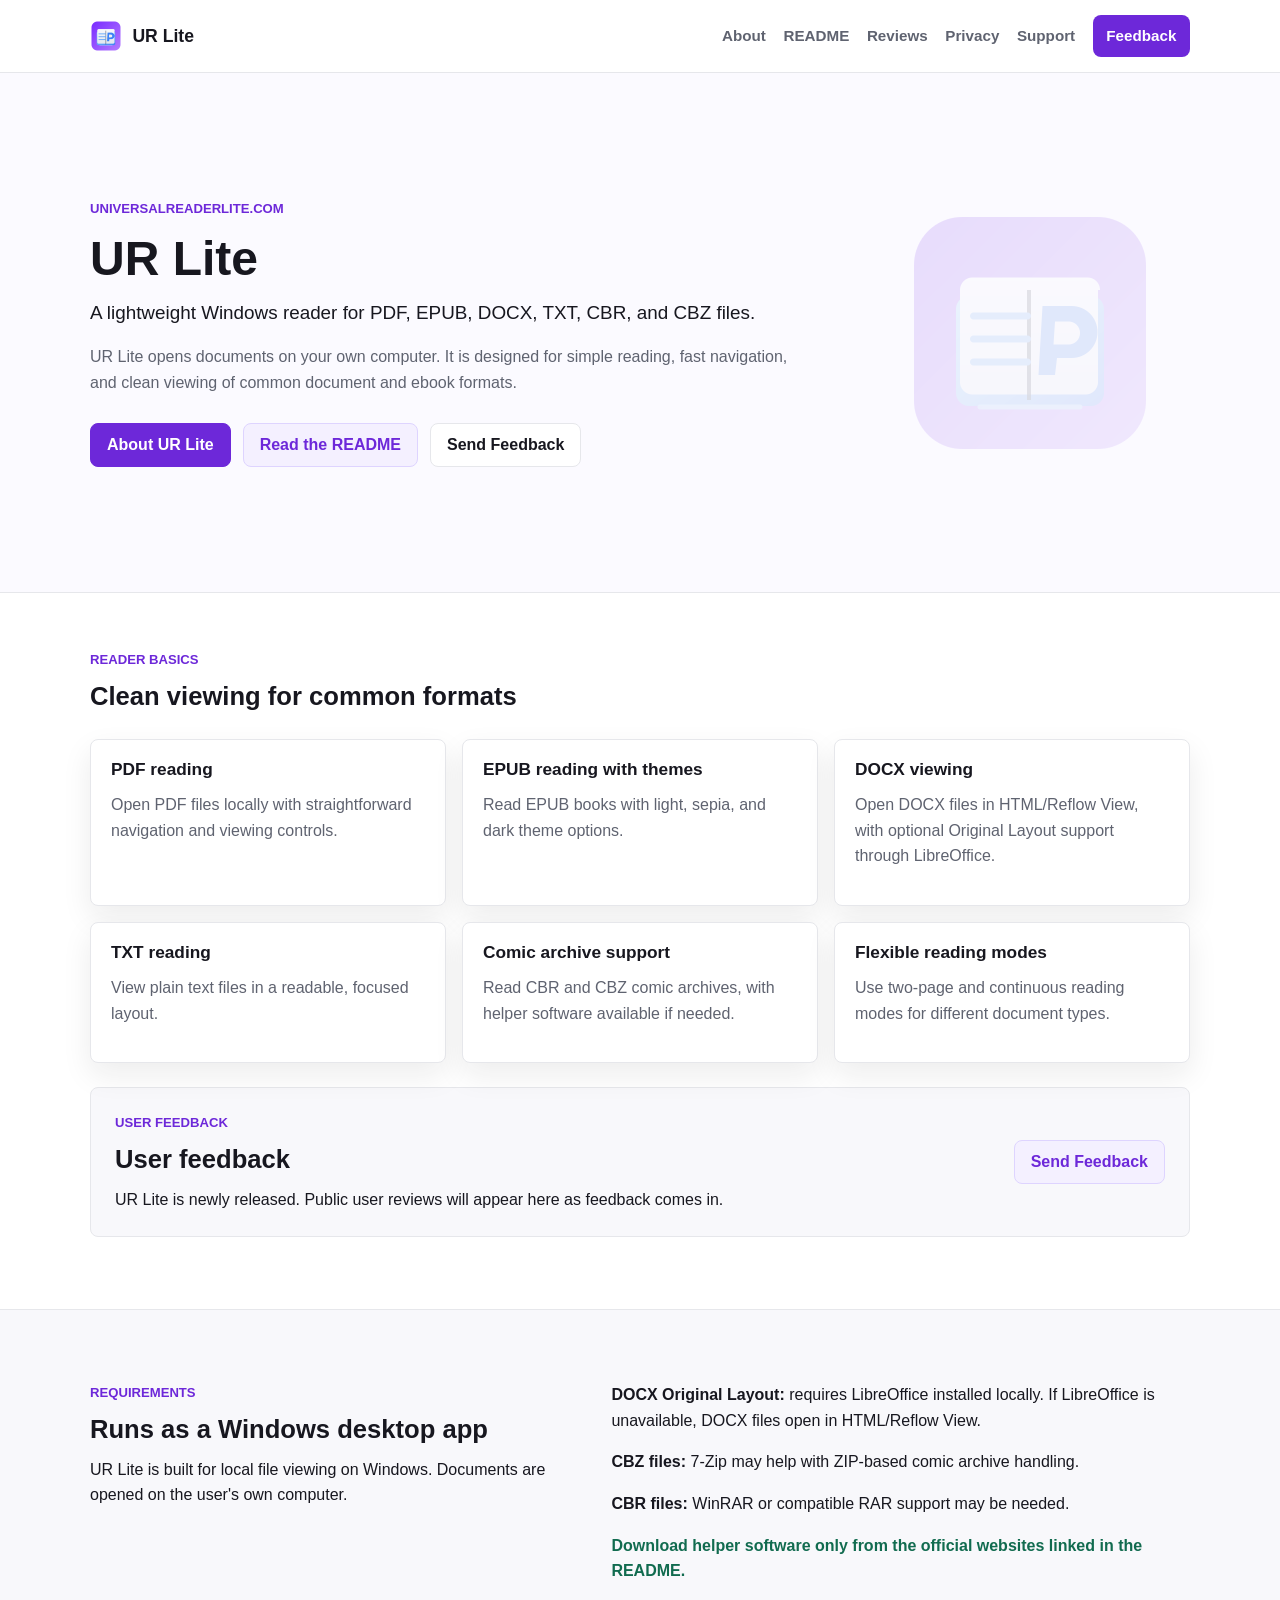
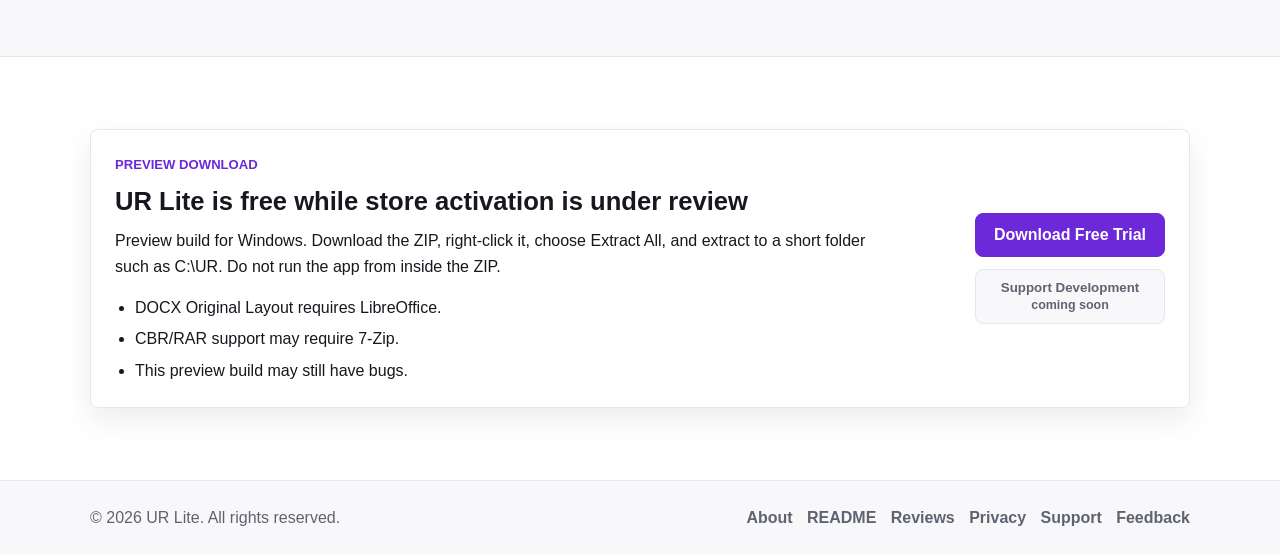
<file: index.html>
<!doctype html>
<html lang="en">
<head>
  <meta charset="utf-8">
  <meta name="viewport" content="width=device-width, initial-scale=1">
  <title>UR Lite | Lightweight Windows Reader</title>
  <meta name="description" content="UR Lite is a lightweight Windows reader for PDF, EPUB, DOCX, TXT, CBR, and CBZ files.">
  <link rel="stylesheet" href="assets/css/style.css">
</head>
<body>
  <header class="site-header">
    <div class="container header-inner">
      <a class="brand" href="index.html" aria-label="UR Lite home">
        <img src="assets/icons/ur_lite_256.png" alt="" class="brand-mark" width="32" height="32">
        <span>UR Lite</span>
      </a>
      <button class="nav-toggle" type="button" aria-label="Open navigation" aria-expanded="false" aria-controls="site-nav">
        <span></span>
        <span></span>
        <span></span>
      </button>
      <nav id="site-nav" class="site-nav" aria-label="Main navigation">
        <a href="about.html">About</a>
        <a href="readme.html">README</a>
        <a href="reviews.html">Reviews</a>
        <a href="privacy.html">Privacy</a>
        <a href="support.html">Support</a>
        <a class="nav-cta" href="feedback.html">Feedback</a>
      </nav>
    </div>
  </header>

  <main>
    <section class="hero">
      <div class="container hero-content">
        <img class="hero-watermark" src="assets/icons/ur_lite_512.png" alt="" width="256" height="256">
        <p class="eyebrow">universalreaderlite.com</p>
        <h1>UR Lite</h1>
        <p class="lead">A lightweight Windows reader for PDF, EPUB, DOCX, TXT, CBR, and CBZ files.</p>
        <p class="hero-copy">UR Lite opens documents on your own computer. It is designed for simple reading, fast navigation, and clean viewing of common document and ebook formats.</p>
        <div class="button-row">
          <a class="button button-primary" href="about.html">About UR Lite</a>
          <a class="button button-secondary" href="readme.html">Read the README</a>
          <a class="button button-ghost" href="feedback.html">Send Feedback</a>
        </div>
      </div>
    </section>

    <section class="section section-tight" aria-labelledby="features-title">
      <div class="container">
        <div class="section-heading">
          <p class="eyebrow">Reader basics</p>
          <h2 id="features-title">Clean viewing for common formats</h2>
        </div>
        <div class="card-grid">
          <article class="card">
            <h3>PDF reading</h3>
            <p>Open PDF files locally with straightforward navigation and viewing controls.</p>
          </article>
          <article class="card">
            <h3>EPUB reading with themes</h3>
            <p>Read EPUB books with light, sepia, and dark theme options.</p>
          </article>
          <article class="card">
            <h3>DOCX viewing</h3>
            <p>Open DOCX files in HTML/Reflow View, with optional Original Layout support through LibreOffice.</p>
          </article>
          <article class="card">
            <h3>TXT reading</h3>
            <p>View plain text files in a readable, focused layout.</p>
          </article>
          <article class="card">
            <h3>Comic archive support</h3>
            <p>Read CBR and CBZ comic archives, with helper software available if needed.</p>
          </article>
          <article class="card">
            <h3>Flexible reading modes</h3>
            <p>Use two-page and continuous reading modes for different document types.</p>
          </article>
        </div>
        <section class="feedback-panel" aria-labelledby="user-feedback-title">
          <div>
            <p class="eyebrow">User feedback</p>
            <h2 id="user-feedback-title">User feedback</h2>
            <p>UR Lite is newly released. Public user reviews will appear here as feedback comes in.</p>
          </div>
          <a class="button button-secondary" href="feedback.html">Send Feedback</a>
        </section>
      </div>
    </section>

    <section class="section section-muted" aria-labelledby="requirements-title">
      <div class="container two-column">
        <div>
          <p class="eyebrow">Requirements</p>
          <h2 id="requirements-title">Runs as a Windows desktop app</h2>
          <p>UR Lite is built for local file viewing on Windows. Documents are opened on the user's own computer.</p>
        </div>
        <div class="plain-list">
          <p><strong>DOCX Original Layout:</strong> requires LibreOffice installed locally. If LibreOffice is unavailable, DOCX files open in HTML/Reflow View.</p>
          <p><strong>CBZ files:</strong> 7-Zip may help with ZIP-based comic archive handling.</p>
          <p><strong>CBR files:</strong> WinRAR or compatible RAR support may be needed.</p>
          <p class="note">Download helper software only from the official websites linked in the README.</p>
        </div>
      </div>
    </section>

    <section class="section" aria-labelledby="purchase-title">
      <div class="container purchase-panel">
        <div class="purchase-copy">
          <p class="eyebrow">Preview Download</p>
          <h2 id="purchase-title">UR Lite is free while store activation is under review</h2>
          <p>Preview build for Windows. Download the ZIP, right-click it, choose Extract All, and extract to a short folder such as C:\UR. Do not run the app from inside the ZIP.</p>
          <ul class="preview-notes">
            <li>DOCX Original Layout requires LibreOffice.</li>
            <li>CBR/RAR support may require 7-Zip.</li>
            <li>This preview build may still have bugs.</li>
          </ul>
        </div>
        <div class="purchase-actions">
          <a class="button button-primary button-large" href="https://github.com/URLite198911/ur-lite-website/releases/download/v0.2-Preview/UR_Lite_v0.2_Preview_Windows.zip">Download Free Trial</a>
          <button class="button button-secondary button-large button-stacked button-disabled" type="button" disabled>
            <span>Support Development</span>
            <span class="button-subtext">coming soon</span>
          </button>
        </div>
      </div>
    </section>
  </main>

  <footer class="site-footer">
    <div class="container footer-inner">
      <p>&copy; 2026 UR Lite. All rights reserved.</p>
      <nav aria-label="Footer navigation">
        <a href="about.html">About</a>
        <a href="readme.html">README</a>
        <a href="reviews.html">Reviews</a>
        <a href="privacy.html">Privacy</a>
        <a href="support.html">Support</a>
        <a href="feedback.html">Feedback</a>
      </nav>
    </div>
  </footer>

  <script src="assets/js/main.js"></script>
</body>
</html>
</file>
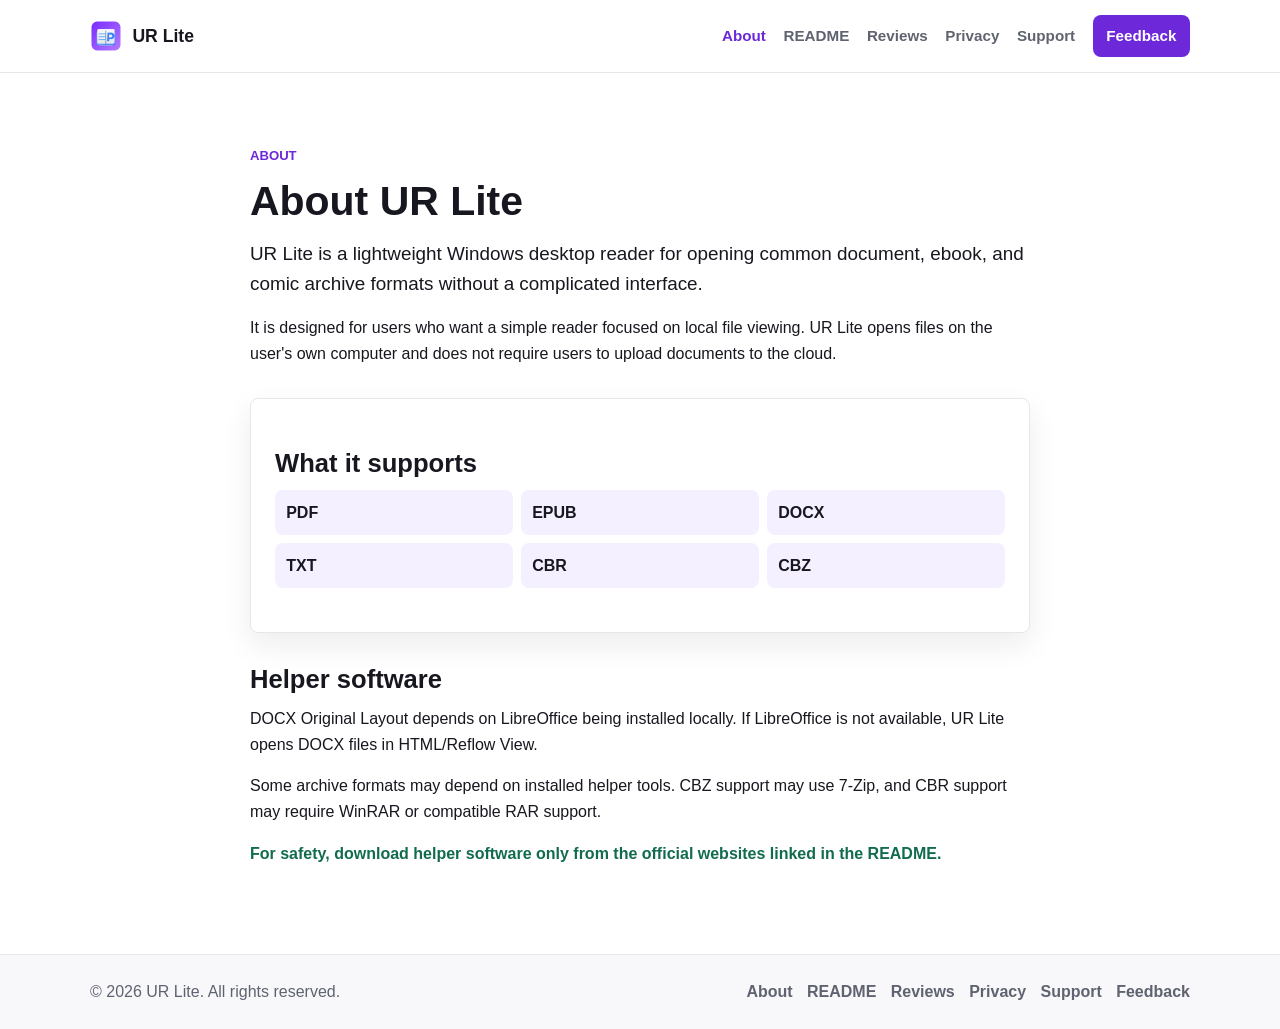
<file: about.html>
<!doctype html>
<html lang="en">
<head>
  <meta charset="utf-8">
  <meta name="viewport" content="width=device-width, initial-scale=1">
  <title>About UR Lite</title>
  <meta name="description" content="Plain-language overview of UR Lite, a lightweight local Windows reader.">
  <link rel="stylesheet" href="assets/css/style.css">
</head>
<body>
  <header class="site-header">
    <div class="container header-inner">
      <a class="brand" href="index.html" aria-label="UR Lite home">
        <img src="assets/icons/ur_lite_256.png" alt="" class="brand-mark" width="32" height="32">
        <span>UR Lite</span>
      </a>
      <button class="nav-toggle" type="button" aria-label="Open navigation" aria-expanded="false" aria-controls="site-nav">
        <span></span>
        <span></span>
        <span></span>
      </button>
      <nav id="site-nav" class="site-nav" aria-label="Main navigation">
        <a href="about.html" aria-current="page">About</a>
        <a href="readme.html">README</a>
        <a href="reviews.html">Reviews</a>
        <a href="privacy.html">Privacy</a>
        <a href="support.html">Support</a>
        <a class="nav-cta" href="feedback.html">Feedback</a>
      </nav>
    </div>
  </header>

  <main class="page-main">
    <section class="section">
      <div class="container content-narrow">
        <p class="eyebrow">About</p>
        <h1>About UR Lite</h1>
        <p class="lead">UR Lite is a lightweight Windows desktop reader for opening common document, ebook, and comic archive formats without a complicated interface.</p>

        <p>It is designed for users who want a simple reader focused on local file viewing. UR Lite opens files on the user's own computer and does not require users to upload documents to the cloud.</p>

        <div class="info-panel">
          <h2>What it supports</h2>
          <ul class="check-list">
            <li>PDF</li>
            <li>EPUB</li>
            <li>DOCX</li>
            <li>TXT</li>
            <li>CBR</li>
            <li>CBZ</li>
          </ul>
        </div>

        <h2>Helper software</h2>
        <p>DOCX Original Layout depends on LibreOffice being installed locally. If LibreOffice is not available, UR Lite opens DOCX files in HTML/Reflow View.</p>
        <p>Some archive formats may depend on installed helper tools. CBZ support may use 7-Zip, and CBR support may require WinRAR or compatible RAR support.</p>
        <p class="note">For safety, download helper software only from the official websites linked in the README.</p>
      </div>
    </section>
  </main>

  <footer class="site-footer">
    <div class="container footer-inner">
      <p>&copy; 2026 UR Lite. All rights reserved.</p>
      <nav aria-label="Footer navigation">
        <a href="about.html">About</a>
        <a href="readme.html">README</a>
        <a href="reviews.html">Reviews</a>
        <a href="privacy.html">Privacy</a>
        <a href="support.html">Support</a>
        <a href="feedback.html">Feedback</a>
      </nav>
    </div>
  </footer>

  <script src="assets/js/main.js"></script>
</body>
</html>
</file>
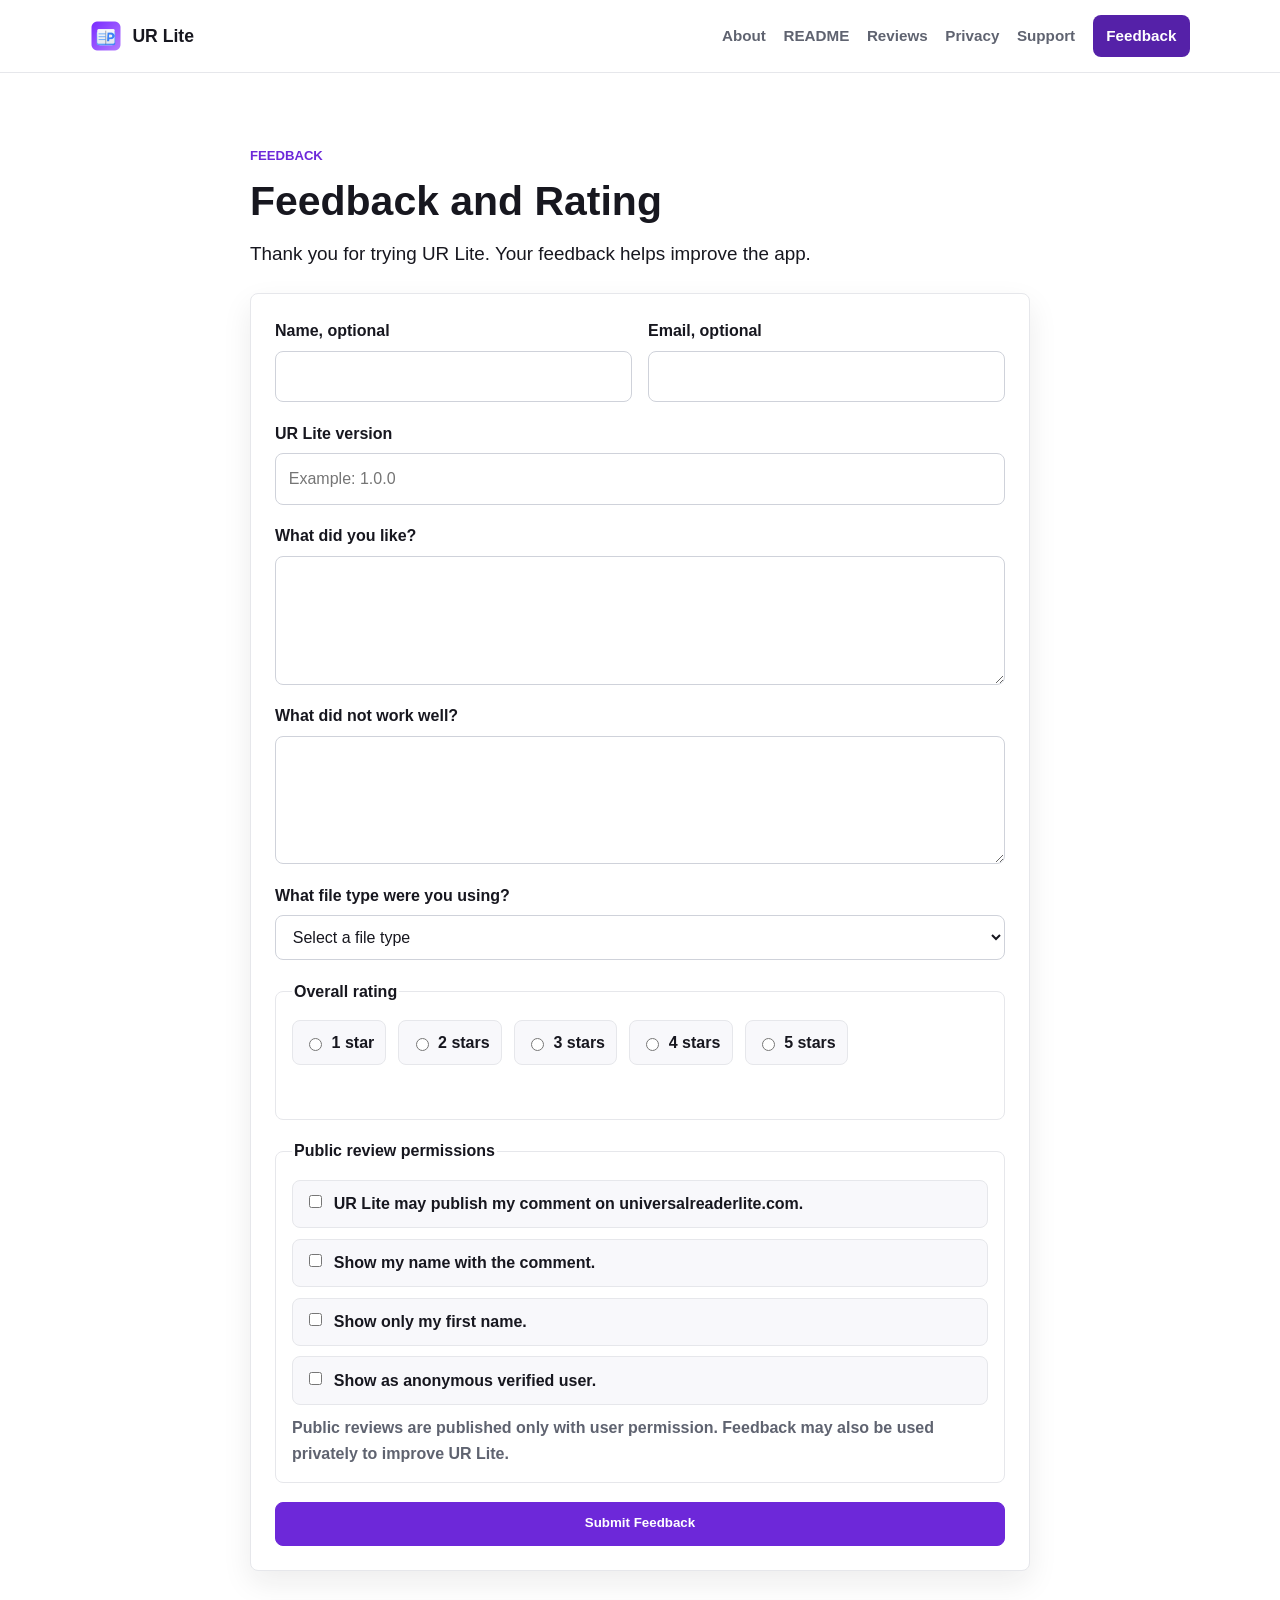
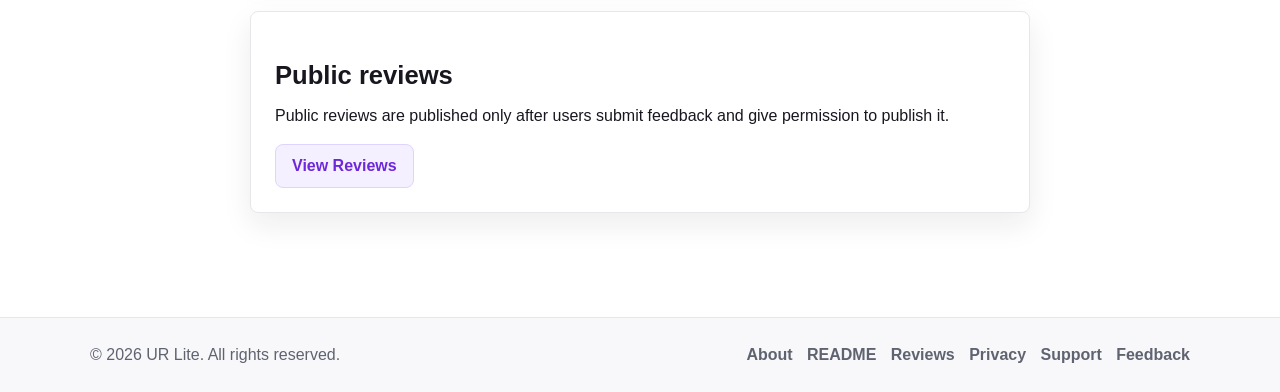
<file: feedback.html>
<!doctype html>
<html lang="en">
<head>
  <meta charset="utf-8">
  <meta name="viewport" content="width=device-width, initial-scale=1">
  <title>Feedback and Rating | UR Lite</title>
  <meta name="description" content="Send honest feedback and ratings for UR Lite.">
  <link rel="stylesheet" href="assets/css/style.css">
</head>
<body>
  <header class="site-header">
    <div class="container header-inner">
      <a class="brand" href="index.html" aria-label="UR Lite home">
        <img src="assets/icons/ur_lite_256.png" alt="" class="brand-mark" width="32" height="32">
        <span>UR Lite</span>
      </a>
      <button class="nav-toggle" type="button" aria-label="Open navigation" aria-expanded="false" aria-controls="site-nav">
        <span></span>
        <span></span>
        <span></span>
      </button>
      <nav id="site-nav" class="site-nav" aria-label="Main navigation">
        <a href="about.html">About</a>
        <a href="readme.html">README</a>
        <a href="reviews.html">Reviews</a>
        <a href="privacy.html">Privacy</a>
        <a href="support.html">Support</a>
        <a class="nav-cta" href="feedback.html" aria-current="page">Feedback</a>
      </nav>
    </div>
  </header>

  <main class="page-main">
    <section class="section">
      <div class="container content-narrow">
        <p class="eyebrow">Feedback</p>
        <h1>Feedback and Rating</h1>
        <p class="lead">Thank you for trying UR Lite. Your feedback helps improve the app.</p>

        <form class="feedback-form" action="mailto:support@universalreaderlite.com" method="post" enctype="text/plain">
          <div class="form-grid">
            <label>
              <span>Name, optional</span>
              <input type="text" name="name" autocomplete="name">
            </label>
            <label>
              <span>Email, optional</span>
              <input type="email" name="email" autocomplete="email">
            </label>
          </div>

          <label>
            <span>UR Lite version</span>
            <input type="text" name="ur-lite-version" placeholder="Example: 1.0.0">
          </label>

          <label>
            <span>What did you like?</span>
            <textarea name="liked" rows="4"></textarea>
          </label>

          <label>
            <span>What did not work well?</span>
            <textarea name="not-working" rows="4"></textarea>
          </label>

          <label>
            <span>What file type were you using?</span>
            <select name="file-type">
              <option value="">Select a file type</option>
              <option value="PDF">PDF</option>
              <option value="EPUB">EPUB</option>
              <option value="DOCX">DOCX</option>
              <option value="TXT">TXT</option>
              <option value="CBR">CBR</option>
              <option value="CBZ">CBZ</option>
              <option value="Other">Other</option>
            </select>
          </label>

          <fieldset class="rating-fieldset">
            <legend>Overall rating</legend>
            <div class="rating-options">
              <label><input type="radio" name="rating" value="1"> <span>1 star</span></label>
              <label><input type="radio" name="rating" value="2"> <span>2 stars</span></label>
              <label><input type="radio" name="rating" value="3"> <span>3 stars</span></label>
              <label><input type="radio" name="rating" value="4"> <span>4 stars</span></label>
              <label><input type="radio" name="rating" value="5"> <span>5 stars</span></label>
            </div>
            <p id="rating-message" class="rating-message" aria-live="polite"></p>
          </fieldset>

          <fieldset class="permission-fieldset">
            <legend>Public review permissions</legend>
            <div class="checkbox-options">
              <label><input type="checkbox" name="publish-comment" value="yes"> <span>UR Lite may publish my comment on universalreaderlite.com.</span></label>
              <label><input type="checkbox" name="show-name" value="yes"> <span>Show my name with the comment.</span></label>
              <label><input type="checkbox" name="show-first-name" value="yes"> <span>Show only my first name.</span></label>
              <label><input type="checkbox" name="show-anonymous-verified-user" value="yes"> <span>Show as anonymous verified user.</span></label>
            </div>
            <p class="form-note">Public reviews are published only with user permission. Feedback may also be used privately to improve UR Lite.</p>
          </fieldset>

          <button class="button button-primary" type="submit">Submit Feedback</button>
        </form>

        <section class="info-panel section-nested" aria-labelledby="honest-rating-title">
          <h2 id="honest-rating-title">Public reviews</h2>
          <p>Public reviews are published only after users submit feedback and give permission to publish it.</p>
          <a class="button button-secondary" href="reviews.html">View Reviews</a>
        </section>
      </div>
    </section>
  </main>

  <footer class="site-footer">
    <div class="container footer-inner">
      <p>&copy; 2026 UR Lite. All rights reserved.</p>
      <nav aria-label="Footer navigation">
        <a href="about.html">About</a>
        <a href="readme.html">README</a>
        <a href="reviews.html">Reviews</a>
        <a href="privacy.html">Privacy</a>
        <a href="support.html">Support</a>
        <a href="feedback.html">Feedback</a>
      </nav>
    </div>
  </footer>

  <script src="assets/js/main.js"></script>
</body>
</html>
</file>
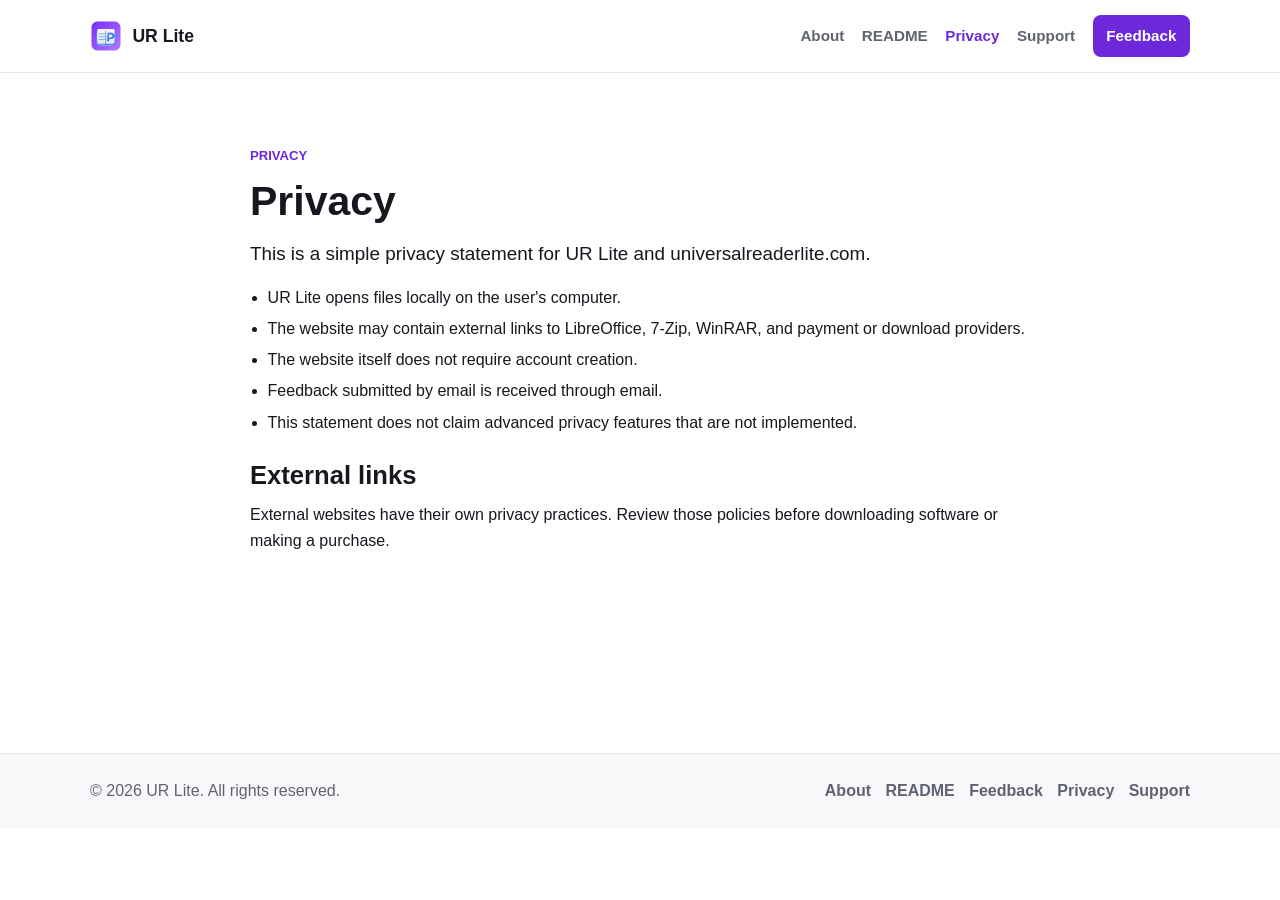
<file: privacy.html>
<!doctype html>
<html lang="en">
<head>
  <meta charset="utf-8">
  <meta name="viewport" content="width=device-width, initial-scale=1">
  <title>Privacy | UR Lite</title>
  <meta name="description" content="Simple privacy statement for UR Lite and universalreaderlite.com.">
  <link rel="stylesheet" href="assets/css/style.css">
</head>
<body>
  <header class="site-header">
    <div class="container header-inner">
      <a class="brand" href="index.html" aria-label="UR Lite home">
        <img src="assets/icons/ur_lite_256.png" alt="" class="brand-mark" width="32" height="32">
        <span>UR Lite</span>
      </a>
      <button class="nav-toggle" type="button" aria-label="Open navigation" aria-expanded="false" aria-controls="site-nav">
        <span></span>
        <span></span>
        <span></span>
      </button>
      <nav id="site-nav" class="site-nav" aria-label="Main navigation">
        <a href="about.html">About</a>
        <a href="readme.html">README</a>
        <a href="privacy.html" aria-current="page">Privacy</a>
        <a href="support.html">Support</a>
        <a class="nav-cta" href="feedback.html">Feedback</a>
      </nav>
    </div>
  </header>

  <main class="page-main">
    <section class="section">
      <div class="container content-narrow">
        <p class="eyebrow">Privacy</p>
        <h1>Privacy</h1>
        <p class="lead">This is a simple privacy statement for UR Lite and universalreaderlite.com.</p>

        <ul class="statement-list">
          <li>UR Lite opens files locally on the user's computer.</li>
          <li>The website may contain external links to LibreOffice, 7-Zip, WinRAR, and payment or download providers.</li>
          <li>The website itself does not require account creation.</li>
          <li>Feedback submitted by email is received through email.</li>
          <li>This statement does not claim advanced privacy features that are not implemented.</li>
        </ul>

        <h2>External links</h2>
        <p>External websites have their own privacy practices. Review those policies before downloading software or making a purchase.</p>
      </div>
    </section>
  </main>

  <footer class="site-footer">
    <div class="container footer-inner">
      <p>&copy; 2026 UR Lite. All rights reserved.</p>
      <nav aria-label="Footer navigation">
        <a href="about.html">About</a>
        <a href="readme.html">README</a>
        <a href="feedback.html">Feedback</a>
        <a href="privacy.html">Privacy</a>
        <a href="support.html">Support</a>
      </nav>
    </div>
  </footer>

  <script src="assets/js/main.js"></script>
</body>
</html>
</file>
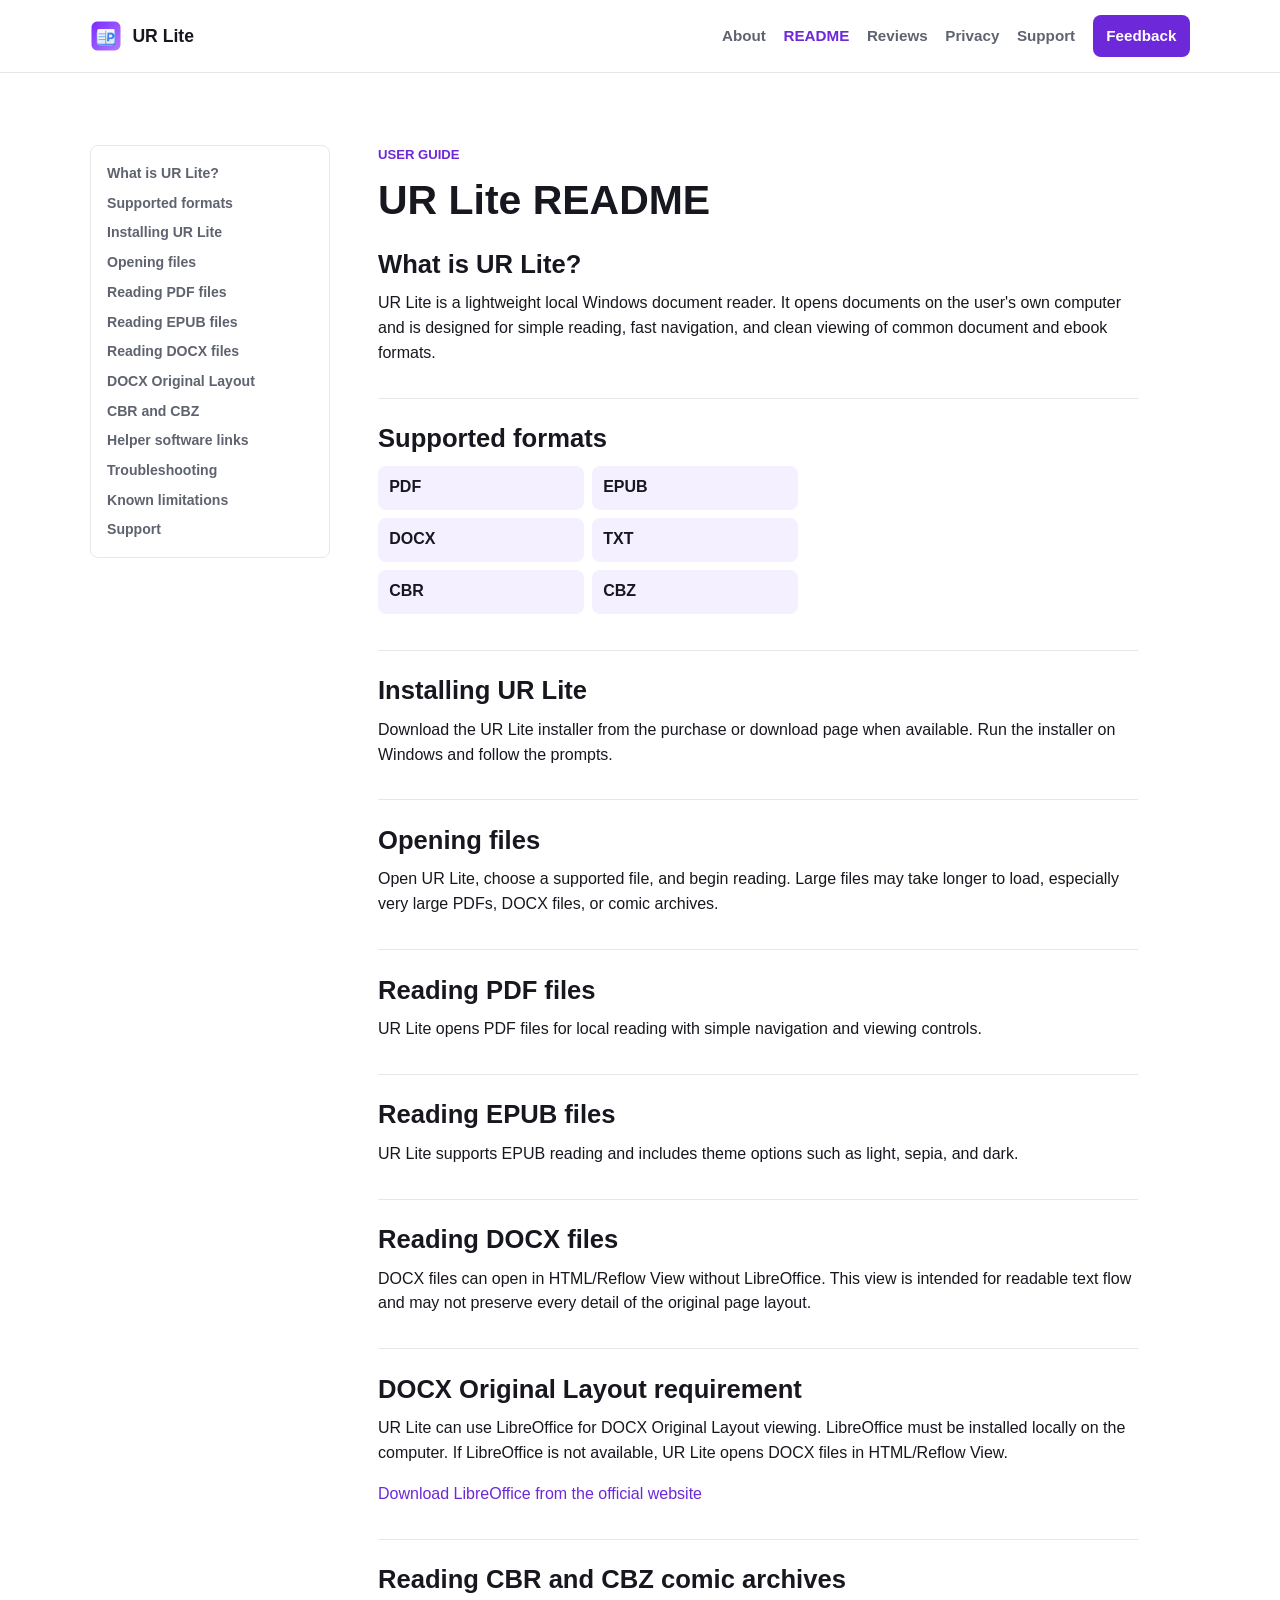
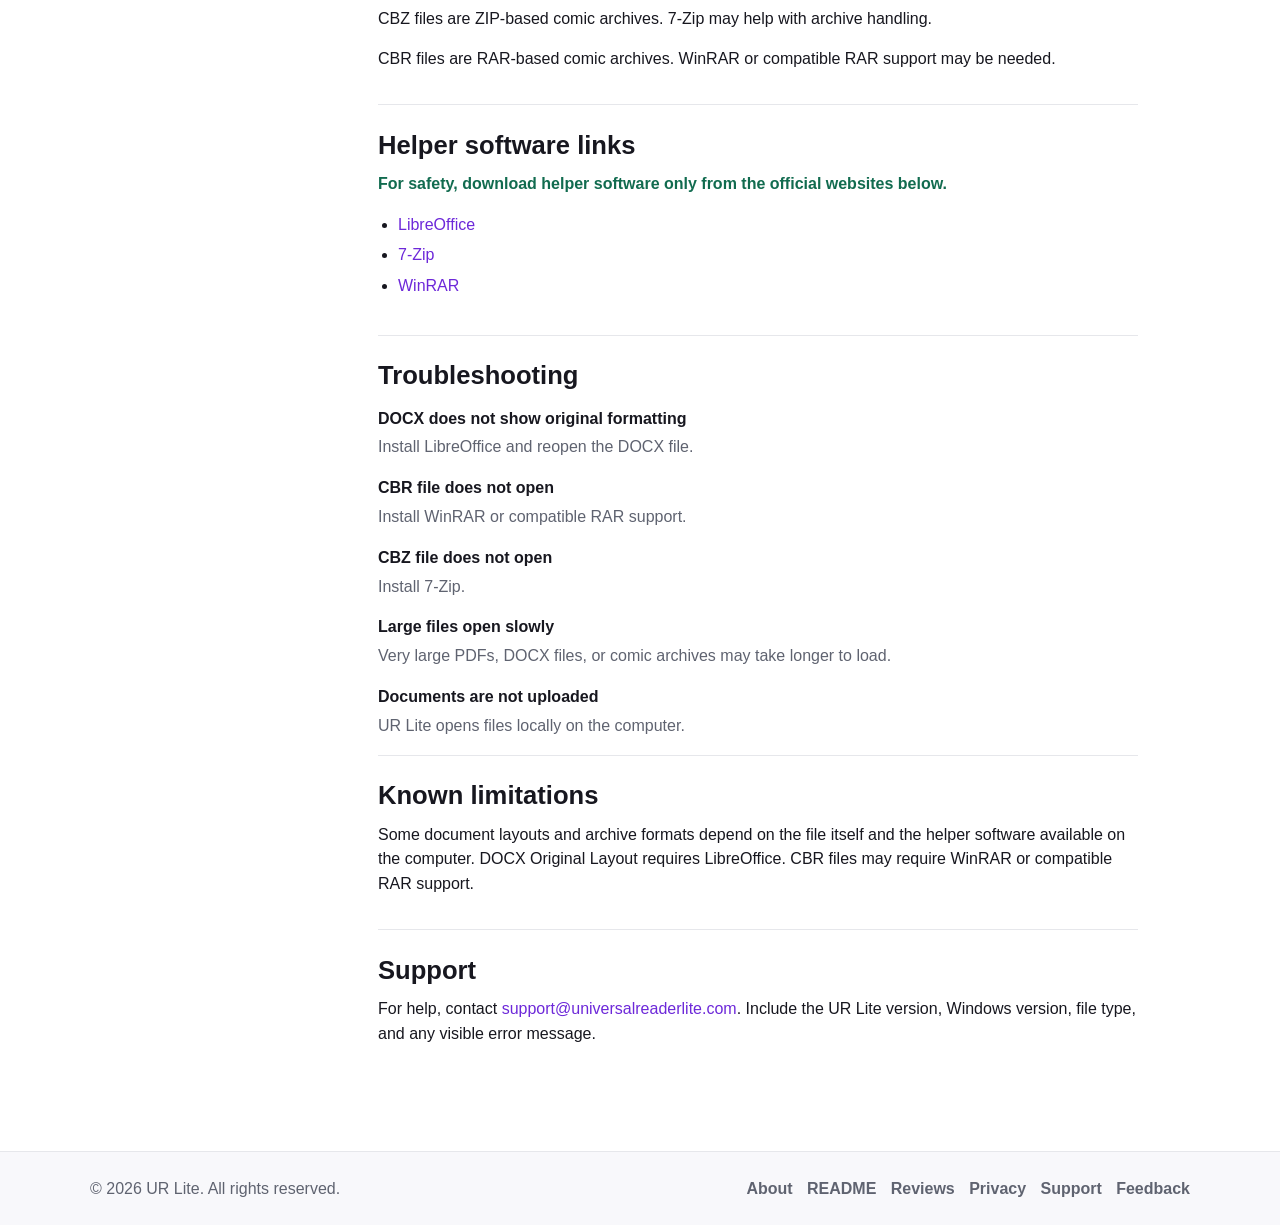
<file: readme.html>
<!doctype html>
<html lang="en">
<head>
  <meta charset="utf-8">
  <meta name="viewport" content="width=device-width, initial-scale=1">
  <title>UR Lite README</title>
  <meta name="description" content="User guide and setup notes for UR Lite.">
  <link rel="stylesheet" href="assets/css/style.css">
</head>
<body>
  <header class="site-header">
    <div class="container header-inner">
      <a class="brand" href="index.html" aria-label="UR Lite home">
        <img src="assets/icons/ur_lite_256.png" alt="" class="brand-mark" width="32" height="32">
        <span>UR Lite</span>
      </a>
      <button class="nav-toggle" type="button" aria-label="Open navigation" aria-expanded="false" aria-controls="site-nav">
        <span></span>
        <span></span>
        <span></span>
      </button>
      <nav id="site-nav" class="site-nav" aria-label="Main navigation">
        <a href="about.html">About</a>
        <a href="readme.html" aria-current="page">README</a>
        <a href="reviews.html">Reviews</a>
        <a href="privacy.html">Privacy</a>
        <a href="support.html">Support</a>
        <a class="nav-cta" href="feedback.html">Feedback</a>
      </nav>
    </div>
  </header>

  <main class="page-main">
    <section class="section">
      <div class="container doc-layout">
        <aside class="toc" aria-label="README sections">
          <a href="#what-is-ur-lite">What is UR Lite?</a>
          <a href="#formats">Supported formats</a>
          <a href="#installing">Installing UR Lite</a>
          <a href="#opening-files">Opening files</a>
          <a href="#pdf">Reading PDF files</a>
          <a href="#epub">Reading EPUB files</a>
          <a href="#docx">Reading DOCX files</a>
          <a href="#docx-layout">DOCX Original Layout</a>
          <a href="#comic-archives">CBR and CBZ</a>
          <a href="#helpers">Helper software links</a>
          <a href="#troubleshooting">Troubleshooting</a>
          <a href="#limitations">Known limitations</a>
          <a href="#support">Support</a>
        </aside>

        <article class="doc-content">
          <p class="eyebrow">User guide</p>
          <h1>UR Lite README</h1>

          <section id="what-is-ur-lite">
            <h2>What is UR Lite?</h2>
            <p>UR Lite is a lightweight local Windows document reader. It opens documents on the user's own computer and is designed for simple reading, fast navigation, and clean viewing of common document and ebook formats.</p>
          </section>

          <section id="formats">
            <h2>Supported formats</h2>
            <ul class="check-list compact">
              <li>PDF</li>
              <li>EPUB</li>
              <li>DOCX</li>
              <li>TXT</li>
              <li>CBR</li>
              <li>CBZ</li>
            </ul>
          </section>

          <section id="installing">
            <h2>Installing UR Lite</h2>
            <p>Download the UR Lite installer from the purchase or download page when available. Run the installer on Windows and follow the prompts.</p>
          </section>

          <section id="opening-files">
            <h2>Opening files</h2>
            <p>Open UR Lite, choose a supported file, and begin reading. Large files may take longer to load, especially very large PDFs, DOCX files, or comic archives.</p>
          </section>

          <section id="pdf">
            <h2>Reading PDF files</h2>
            <p>UR Lite opens PDF files for local reading with simple navigation and viewing controls.</p>
          </section>

          <section id="epub">
            <h2>Reading EPUB files</h2>
            <p>UR Lite supports EPUB reading and includes theme options such as light, sepia, and dark.</p>
          </section>

          <section id="docx">
            <h2>Reading DOCX files</h2>
            <p>DOCX files can open in HTML/Reflow View without LibreOffice. This view is intended for readable text flow and may not preserve every detail of the original page layout.</p>
          </section>

          <section id="docx-layout">
            <h2>DOCX Original Layout requirement</h2>
            <p>UR Lite can use LibreOffice for DOCX Original Layout viewing. LibreOffice must be installed locally on the computer. If LibreOffice is not available, UR Lite opens DOCX files in HTML/Reflow View.</p>
            <p><a href="https://www.libreoffice.org/download/" target="_blank" rel="noopener noreferrer">Download LibreOffice from the official website</a></p>
          </section>

          <section id="comic-archives">
            <h2>Reading CBR and CBZ comic archives</h2>
            <p>CBZ files are ZIP-based comic archives. 7-Zip may help with archive handling.</p>
            <p>CBR files are RAR-based comic archives. WinRAR or compatible RAR support may be needed.</p>
          </section>

          <section id="helpers">
            <h2>Helper software links</h2>
            <p class="note">For safety, download helper software only from the official websites below.</p>
            <ul>
              <li><a href="https://www.libreoffice.org/download/" target="_blank" rel="noopener noreferrer">LibreOffice</a></li>
              <li><a href="https://www.7-zip.org/download.html" target="_blank" rel="noopener noreferrer">7-Zip</a></li>
              <li><a href="https://www.win-rar.com/download.html?L=0" target="_blank" rel="noopener noreferrer">WinRAR</a></li>
            </ul>
          </section>

          <section id="troubleshooting">
            <h2>Troubleshooting</h2>
            <dl class="troubleshooting-list">
              <dt>DOCX does not show original formatting</dt>
              <dd>Install LibreOffice and reopen the DOCX file.</dd>
              <dt>CBR file does not open</dt>
              <dd>Install WinRAR or compatible RAR support.</dd>
              <dt>CBZ file does not open</dt>
              <dd>Install 7-Zip.</dd>
              <dt>Large files open slowly</dt>
              <dd>Very large PDFs, DOCX files, or comic archives may take longer to load.</dd>
              <dt>Documents are not uploaded</dt>
              <dd>UR Lite opens files locally on the computer.</dd>
            </dl>
          </section>

          <section id="limitations">
            <h2>Known limitations</h2>
            <p>Some document layouts and archive formats depend on the file itself and the helper software available on the computer. DOCX Original Layout requires LibreOffice. CBR files may require WinRAR or compatible RAR support.</p>
          </section>

          <section id="support">
            <h2>Support</h2>
            <p>For help, contact <a href="mailto:support@universalreaderlite.com">support@universalreaderlite.com</a>. Include the UR Lite version, Windows version, file type, and any visible error message.</p>
          </section>
        </article>
      </div>
    </section>
  </main>

  <footer class="site-footer">
    <div class="container footer-inner">
      <p>&copy; 2026 UR Lite. All rights reserved.</p>
      <nav aria-label="Footer navigation">
        <a href="about.html">About</a>
        <a href="readme.html">README</a>
        <a href="reviews.html">Reviews</a>
        <a href="privacy.html">Privacy</a>
        <a href="support.html">Support</a>
        <a href="feedback.html">Feedback</a>
      </nav>
    </div>
  </footer>

  <script src="assets/js/main.js"></script>
</body>
</html>
</file>
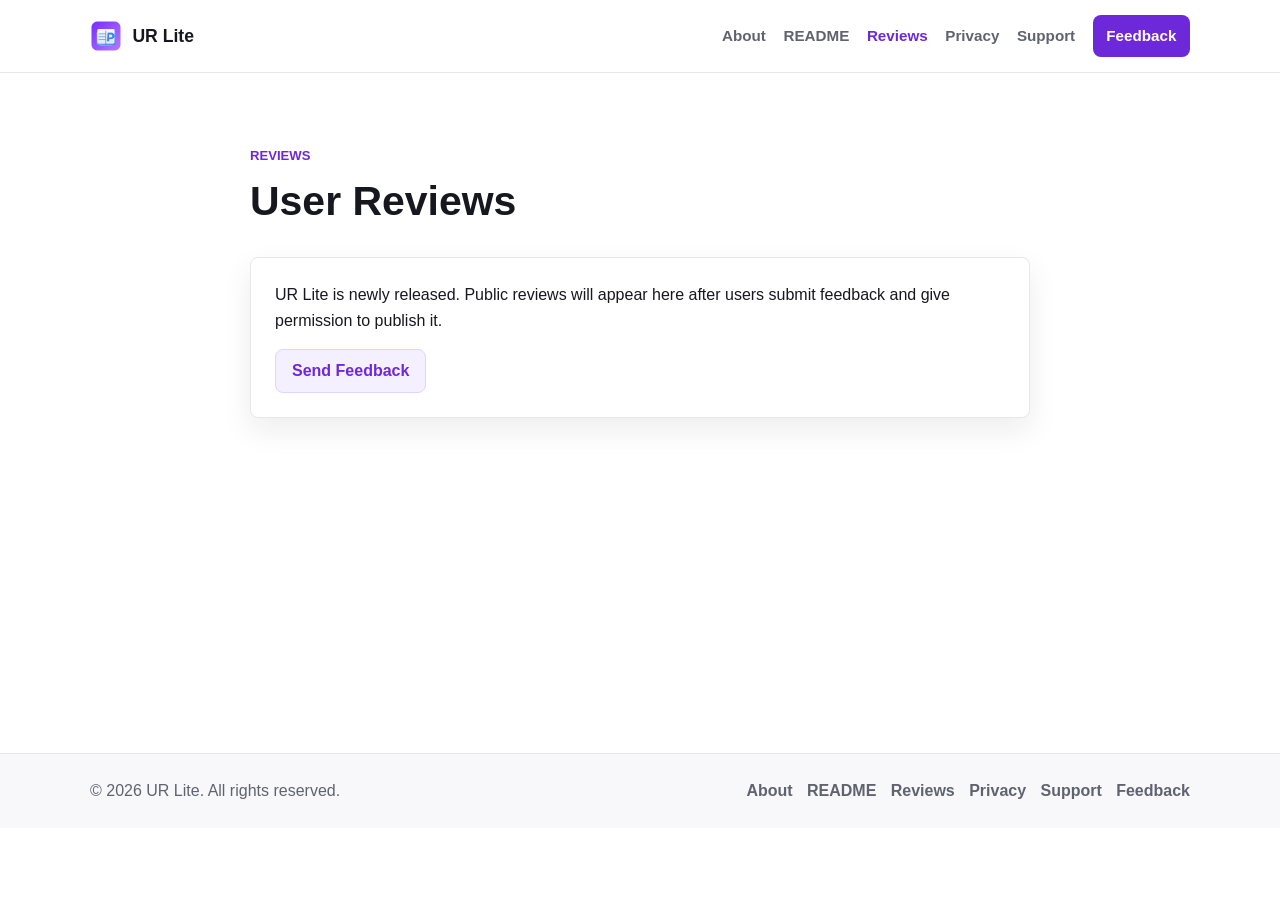
<file: reviews.html>
<!doctype html>
<html lang="en">
<head>
  <meta charset="utf-8">
  <meta name="viewport" content="width=device-width, initial-scale=1">
  <title>User Reviews | UR Lite</title>
  <meta name="description" content="Public user reviews for UR Lite.">
  <link rel="stylesheet" href="assets/css/style.css">
</head>
<body>
  <header class="site-header">
    <div class="container header-inner">
      <a class="brand" href="index.html" aria-label="UR Lite home">
        <img src="assets/icons/ur_lite_256.png" alt="" class="brand-mark" width="32" height="32">
        <span>UR Lite</span>
      </a>
      <button class="nav-toggle" type="button" aria-label="Open navigation" aria-expanded="false" aria-controls="site-nav">
        <span></span>
        <span></span>
        <span></span>
      </button>
      <nav id="site-nav" class="site-nav" aria-label="Main navigation">
        <a href="about.html">About</a>
        <a href="readme.html">README</a>
        <a href="reviews.html" aria-current="page">Reviews</a>
        <a href="privacy.html">Privacy</a>
        <a href="support.html">Support</a>
        <a class="nav-cta" href="feedback.html">Feedback</a>
      </nav>
    </div>
  </header>

  <main class="page-main">
    <section class="section">
      <div class="container content-narrow">
        <p class="eyebrow">Reviews</p>
        <h1>User Reviews</h1>
        <section class="info-panel" aria-label="Review status">
          <p>UR Lite is newly released. Public reviews will appear here after users submit feedback and give permission to publish it.</p>
          <a class="button button-secondary" href="feedback.html">Send Feedback</a>
        </section>

        <section class="reviews-list" aria-label="Published user reviews">
<!--
<div class="review-card">
  <div class="review-stars"></div>
  <p>Real user comment goes here after permission is received.</p>
  <p class="review-author"> Verified UR Lite user</p>
</div>
-->
        </section>
      </div>
    </section>
  </main>

  <footer class="site-footer">
    <div class="container footer-inner">
      <p>&copy; 2026 UR Lite. All rights reserved.</p>
      <nav aria-label="Footer navigation">
        <a href="about.html">About</a>
        <a href="readme.html">README</a>
        <a href="reviews.html">Reviews</a>
        <a href="privacy.html">Privacy</a>
        <a href="support.html">Support</a>
        <a href="feedback.html">Feedback</a>
      </nav>
    </div>
  </footer>

  <script src="assets/js/main.js"></script>
</body>
</html>
</file>
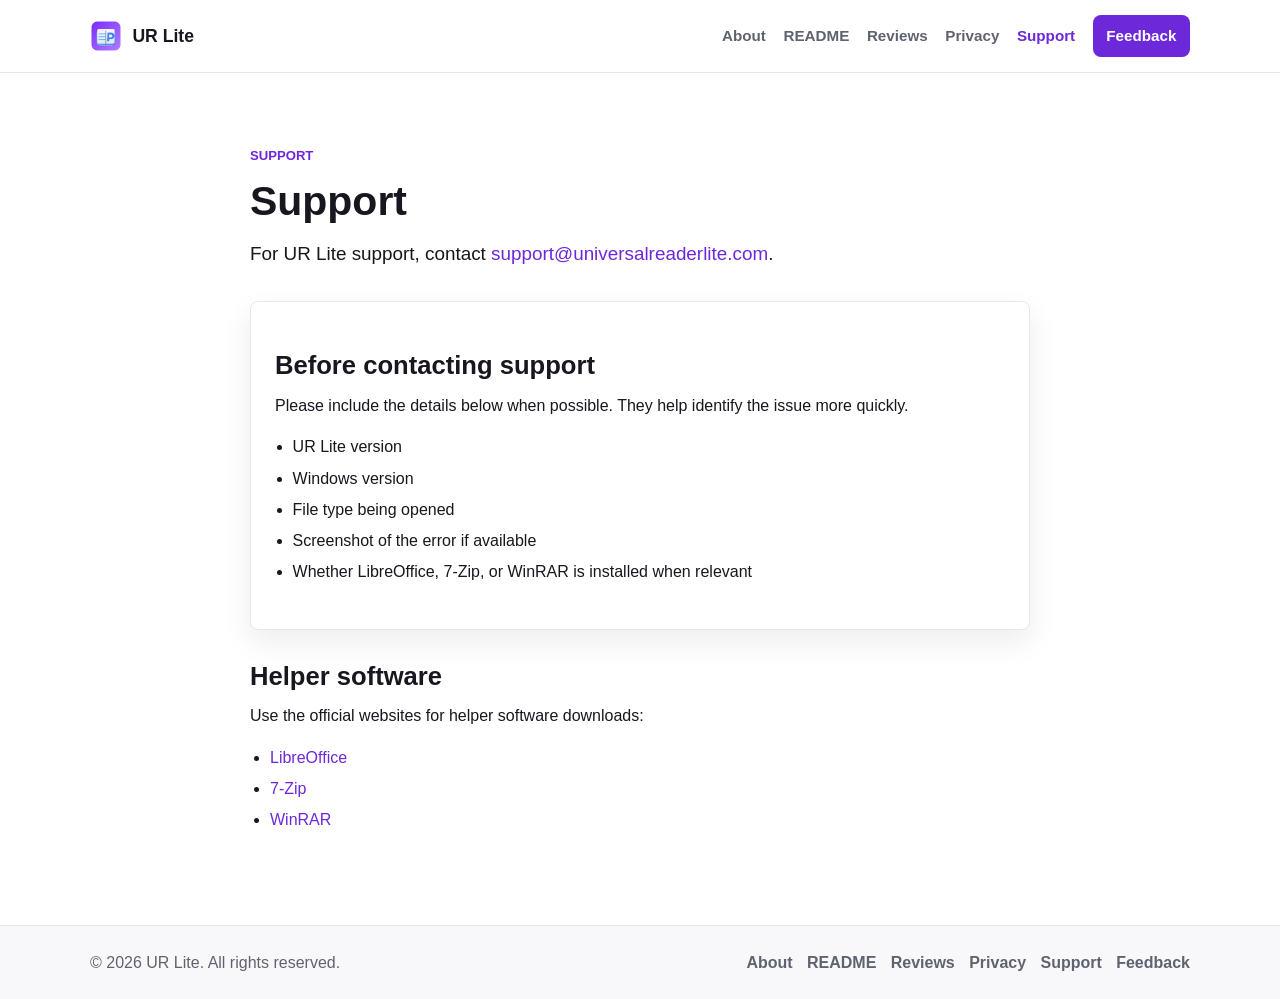
<file: support.html>
<!doctype html>
<html lang="en">
<head>
  <meta charset="utf-8">
  <meta name="viewport" content="width=device-width, initial-scale=1">
  <title>Support | UR Lite</title>
  <meta name="description" content="Support information for UR Lite.">
  <link rel="stylesheet" href="assets/css/style.css">
</head>
<body>
  <header class="site-header">
    <div class="container header-inner">
      <a class="brand" href="index.html" aria-label="UR Lite home">
        <img src="assets/icons/ur_lite_256.png" alt="" class="brand-mark" width="32" height="32">
        <span>UR Lite</span>
      </a>
      <button class="nav-toggle" type="button" aria-label="Open navigation" aria-expanded="false" aria-controls="site-nav">
        <span></span>
        <span></span>
        <span></span>
      </button>
      <nav id="site-nav" class="site-nav" aria-label="Main navigation">
        <a href="about.html">About</a>
        <a href="readme.html">README</a>
        <a href="reviews.html">Reviews</a>
        <a href="privacy.html">Privacy</a>
        <a href="support.html" aria-current="page">Support</a>
        <a class="nav-cta" href="feedback.html">Feedback</a>
      </nav>
    </div>
  </header>

  <main class="page-main">
    <section class="section">
      <div class="container content-narrow">
        <p class="eyebrow">Support</p>
        <h1>Support</h1>
        <p class="lead">For UR Lite support, contact <a href="mailto:support@universalreaderlite.com">support@universalreaderlite.com</a>.</p>

        <div class="info-panel">
          <h2>Before contacting support</h2>
          <p>Please include the details below when possible. They help identify the issue more quickly.</p>
          <ul class="statement-list">
            <li>UR Lite version</li>
            <li>Windows version</li>
            <li>File type being opened</li>
            <li>Screenshot of the error if available</li>
            <li>Whether LibreOffice, 7-Zip, or WinRAR is installed when relevant</li>
          </ul>
        </div>

        <h2>Helper software</h2>
        <p>Use the official websites for helper software downloads:</p>
        <ul>
          <li><a href="https://www.libreoffice.org/download/" target="_blank" rel="noopener noreferrer">LibreOffice</a></li>
          <li><a href="https://www.7-zip.org/download.html" target="_blank" rel="noopener noreferrer">7-Zip</a></li>
          <li><a href="https://www.win-rar.com/download.html?L=0" target="_blank" rel="noopener noreferrer">WinRAR</a></li>
        </ul>
      </div>
    </section>
  </main>

  <footer class="site-footer">
    <div class="container footer-inner">
      <p>&copy; 2026 UR Lite. All rights reserved.</p>
      <nav aria-label="Footer navigation">
        <a href="about.html">About</a>
        <a href="readme.html">README</a>
        <a href="reviews.html">Reviews</a>
        <a href="privacy.html">Privacy</a>
        <a href="support.html">Support</a>
        <a href="feedback.html">Feedback</a>
      </nav>
    </div>
  </footer>

  <script src="assets/js/main.js"></script>
</body>
</html>
</file>
<file: assets/css/style.css>
:root {
  --accent: #6d28d9;
  --accent-dark: #5521a8;
  --accent-soft: #f4f0ff;
  --ink: #17171f;
  --muted: #5f6370;
  --line: #e6e7eb;
  --surface: #ffffff;
  --surface-muted: #f8f8fb;
  --success: #116b4f;
  --radius: 8px;
  --shadow: 0 12px 30px rgba(23, 23, 31, 0.08);
}

* {
  box-sizing: border-box;
}

html {
  scroll-behavior: smooth;
}

body {
  margin: 0;
  color: var(--ink);
  background: var(--surface);
  font-family: Arial, Helvetica, sans-serif;
  font-size: 16px;
  line-height: 1.6;
  letter-spacing: 0;
}

img {
  max-width: 100%;
  height: auto;
}

a {
  color: var(--accent);
  text-decoration: none;
}

a:hover,
a:focus {
  color: var(--accent-dark);
  text-decoration: underline;
}

h1,
h2,
h3 {
  margin: 0 0 0.75rem;
  line-height: 1.15;
  font-weight: 700;
  letter-spacing: 0;
}

h1 {
  font-size: clamp(2.05rem, 3.2vw, 2.75rem);
}

h2 {
  font-size: clamp(1.45rem, 2vw, 1.8rem);
}

h3 {
  font-size: 1.08rem;
}

p {
  margin: 0 0 1rem;
}

ul,
ol {
  margin: 0 0 1.25rem;
  padding-left: 1.25rem;
}

li + li {
  margin-top: 0.35rem;
}

.container {
  width: min(100% - 2rem, 1100px);
  margin: 0 auto;
}

.site-header {
  position: sticky;
  top: 0;
  z-index: 20;
  background: rgba(255, 255, 255, 0.96);
  border-bottom: 1px solid var(--line);
  backdrop-filter: blur(10px);
}

.header-inner {
  display: flex;
  align-items: center;
  justify-content: space-between;
  min-height: 72px;
  gap: 1rem;
}

.brand {
  display: inline-flex;
  align-items: center;
  gap: 0.65rem;
  color: var(--ink);
  font-weight: 700;
  font-size: 1.1rem;
}

.brand:hover,
.brand:focus {
  color: var(--ink);
  text-decoration: none;
}

.brand-mark {
  width: 32px;
  height: 32px;
  border-radius: 7px;
}

.site-nav {
  display: flex;
  align-items: center;
  gap: 1.1rem;
}

.site-nav a {
  color: var(--muted);
  font-weight: 600;
  font-size: 0.95rem;
}

.site-nav a:hover,
.site-nav a:focus,
.site-nav a[aria-current="page"] {
  color: var(--accent);
  text-decoration: none;
}

.site-nav .nav-cta {
  color: #ffffff;
  background: var(--accent);
  padding: 0.55rem 0.85rem;
  border-radius: var(--radius);
}

.site-nav .nav-cta:hover,
.site-nav .nav-cta:focus,
.site-nav .nav-cta[aria-current="page"] {
  color: #ffffff;
  background: var(--accent-dark);
}

.nav-toggle {
  display: none;
  width: 42px;
  height: 42px;
  align-items: center;
  justify-content: center;
  flex-direction: column;
  gap: 5px;
  background: var(--surface);
  border: 1px solid var(--line);
  border-radius: var(--radius);
  cursor: pointer;
}

.nav-toggle span {
  width: 18px;
  height: 2px;
  background: var(--ink);
  border-radius: 2px;
}

.hero {
  position: relative;
  overflow: hidden;
  min-height: 520px;
  display: flex;
  align-items: center;
  border-bottom: 1px solid var(--line);
  background: #fbfaff;
}

.hero-content {
  position: relative;
  padding: 6rem 0;
}

.hero-watermark {
  position: absolute;
  right: 2rem;
  top: 50%;
  width: 256px;
  height: 256px;
  transform: translateY(-50%);
  opacity: 0.14;
  filter: saturate(0.9);
  pointer-events: none;
}

.hero h1,
.hero .lead,
.hero-copy,
.button-row {
  position: relative;
  max-width: 720px;
}

.hero h1 {
  font-size: clamp(2.35rem, 4vw, 3rem);
}

.lead {
  color: var(--ink);
  font-size: 1.18rem;
}

.hero-copy {
  color: var(--muted);
  font-size: 1rem;
}

.eyebrow {
  margin-bottom: 0.75rem;
  color: var(--accent);
  font-weight: 700;
  font-size: 0.82rem;
  text-transform: uppercase;
}

.button-row {
  display: flex;
  flex-wrap: wrap;
  gap: 0.75rem;
  margin-top: 1.75rem;
}

.button {
  display: inline-flex;
  min-height: 44px;
  align-items: center;
  justify-content: center;
  border: 1px solid transparent;
  border-radius: var(--radius);
  padding: 0.72rem 1rem;
  font-weight: 700;
  line-height: 1.1;
  text-align: center;
  cursor: pointer;
  transition: background 0.18s ease, color 0.18s ease, border-color 0.18s ease, transform 0.18s ease;
}

.button:hover,
.button:focus {
  text-decoration: none;
  transform: translateY(-1px);
}

.button-primary {
  color: #ffffff;
  background: var(--accent);
  border-color: var(--accent);
}

.button-primary:hover,
.button-primary:focus {
  color: #ffffff;
  background: var(--accent-dark);
  border-color: var(--accent-dark);
}

.button-secondary {
  color: var(--accent);
  background: var(--accent-soft);
  border-color: #ded4ff;
}

.button-secondary:hover,
.button-secondary:focus {
  color: var(--accent-dark);
  background: #ebe3ff;
}

.button-ghost {
  color: var(--ink);
  background: var(--surface);
  border-color: var(--line);
}

.button-ghost:hover,
.button-ghost:focus {
  color: var(--accent);
  border-color: #cfc5f3;
}

.button-large {
  min-width: 190px;
}

.button-stacked {
  flex-direction: column;
  gap: 0.2rem;
}

.button-subtext {
  font-size: 0.78rem;
  line-height: 1;
}

.button-disabled,
.button:disabled {
  color: var(--muted);
  background: var(--surface-muted);
  border-color: var(--line);
  cursor: not-allowed;
}

.button-disabled:hover,
.button-disabled:focus,
.button:disabled:hover,
.button:disabled:focus {
  color: var(--muted);
  background: var(--surface-muted);
  border-color: var(--line);
  transform: none;
}

.section {
  padding: 4.5rem 0;
}

.section-tight {
  padding-top: 3.5rem;
}

.section-muted {
  background: var(--surface-muted);
  border-top: 1px solid var(--line);
  border-bottom: 1px solid var(--line);
}

.section-heading {
  max-width: 680px;
  margin-bottom: 1.75rem;
}

.card-grid {
  display: grid;
  grid-template-columns: repeat(3, 1fr);
  gap: 1rem;
}

.card,
.info-panel,
.purchase-panel,
.feedback-form {
  border: 1px solid var(--line);
  border-radius: var(--radius);
  background: var(--surface);
  box-shadow: var(--shadow);
}

.card {
  padding: 1.25rem;
}

.card p {
  color: var(--muted);
}

.two-column {
  display: grid;
  grid-template-columns: 0.9fr 1.1fr;
  gap: 3rem;
  align-items: start;
}

.plain-list p:last-child {
  margin-bottom: 0;
}

.feedback-panel {
  display: flex;
  align-items: center;
  justify-content: space-between;
  gap: 1.5rem;
  margin-top: 1.5rem;
  padding: 1.5rem;
  border: 1px solid var(--line);
  border-radius: var(--radius);
  background: var(--surface-muted);
}

.feedback-panel p:last-child {
  margin-bottom: 0;
}

.note {
  color: var(--success);
  font-weight: 700;
}

.purchase-panel {
  display: flex;
  align-items: center;
  justify-content: space-between;
  gap: 1.5rem;
  padding: 1.5rem;
}

.purchase-copy {
  max-width: 760px;
}

.preview-notes {
  margin-bottom: 0;
}

.purchase-actions {
  display: flex;
  flex-direction: column;
  gap: 0.75rem;
  flex: 0 0 auto;
}

.purchase-panel p:last-child {
  margin-bottom: 0;
}

.page-main {
  min-height: calc(100vh - 220px);
}

.content-narrow {
  max-width: 780px;
}

.content-narrow h1 {
  margin-bottom: 0.85rem;
}

.content-narrow h2,
.doc-content h2 {
  margin-top: 1.6rem;
}

.info-panel {
  padding: 1.5rem;
  margin: 2rem 0;
}

.section-nested {
  margin-top: 2.5rem;
}

.check-list {
  display: grid;
  grid-template-columns: repeat(3, minmax(0, 1fr));
  gap: 0.5rem;
  padding: 0;
  list-style: none;
}

.check-list li {
  margin: 0;
  padding: 0.6rem 0.7rem;
  background: var(--accent-soft);
  border-radius: var(--radius);
  font-weight: 700;
}

.check-list.compact {
  grid-template-columns: repeat(2, minmax(0, 1fr));
  max-width: 420px;
}

.statement-list {
  padding-left: 1.1rem;
}

.doc-layout {
  display: grid;
  grid-template-columns: 240px minmax(0, 1fr);
  gap: 3rem;
  align-items: start;
}

.toc {
  position: sticky;
  top: 96px;
  display: flex;
  flex-direction: column;
  gap: 0.45rem;
  padding: 1rem;
  border: 1px solid var(--line);
  border-radius: var(--radius);
  background: var(--surface);
}

.toc a {
  color: var(--muted);
  font-weight: 600;
  font-size: 0.88rem;
}

.toc a:hover,
.toc a:focus {
  color: var(--accent);
  text-decoration: none;
}

.doc-content {
  max-width: 760px;
  line-height: 1.55;
}

.doc-content section {
  padding-bottom: 1rem;
  border-bottom: 1px solid var(--line);
}

.doc-content section:last-child {
  border-bottom: 0;
}

.troubleshooting-list {
  margin: 0;
}

.troubleshooting-list dt {
  margin-top: 1rem;
  font-weight: 700;
}

.troubleshooting-list dd {
  margin: 0.25rem 0 0;
  color: var(--muted);
}

.feedback-form {
  display: grid;
  gap: 1.15rem;
  padding: 1.5rem;
  margin-top: 1.5rem;
}

.form-grid {
  display: grid;
  grid-template-columns: repeat(2, minmax(0, 1fr));
  gap: 1rem;
}

label,
fieldset {
  display: grid;
  gap: 0.45rem;
  margin: 0;
}

label span,
legend {
  color: var(--ink);
  font-weight: 700;
}

input,
select,
textarea {
  width: 100%;
  border: 1px solid #cfd2da;
  border-radius: var(--radius);
  padding: 0.75rem 0.8rem;
  color: var(--ink);
  background: var(--surface);
  font: inherit;
}

textarea {
  resize: vertical;
}

input:focus,
select:focus,
textarea:focus {
  outline: 3px solid #ded4ff;
  border-color: var(--accent);
}

.rating-fieldset,
.permission-fieldset {
  border: 1px solid var(--line);
  border-radius: var(--radius);
  padding: 1rem;
}

.rating-options {
  display: flex;
  flex-wrap: wrap;
  gap: 0.75rem;
}

.rating-options label {
  display: inline-flex;
  align-items: center;
  gap: 0.4rem;
  padding: 0.55rem 0.7rem;
  border: 1px solid var(--line);
  border-radius: var(--radius);
  background: var(--surface-muted);
  cursor: pointer;
}

.rating-options input {
  width: auto;
}

.checkbox-options {
  display: grid;
  gap: 0.65rem;
}

.checkbox-options label {
  display: flex;
  align-items: flex-start;
  gap: 0.55rem;
  padding: 0.65rem 0.75rem;
  border: 1px solid var(--line);
  border-radius: var(--radius);
  background: var(--surface-muted);
}

.checkbox-options input {
  width: auto;
  margin-top: 0.25rem;
  flex: 0 0 auto;
}

.form-note {
  margin: 0.2rem 0 0;
  color: var(--muted);
  font-weight: 700;
}

.rating-message {
  min-height: 1.5rem;
  margin: 0.4rem 0 0;
  color: var(--muted);
  font-weight: 700;
}

.site-footer {
  border-top: 1px solid var(--line);
  background: var(--surface-muted);
}

.footer-inner {
  display: flex;
  align-items: center;
  justify-content: space-between;
  gap: 1rem;
  padding: 1.5rem 0;
}

.footer-inner p {
  margin: 0;
  color: var(--muted);
}

.footer-inner nav {
  display: flex;
  flex-wrap: wrap;
  gap: 0.9rem;
}

.footer-inner a {
  color: var(--muted);
  font-weight: 600;
}

.footer-inner a:hover,
.footer-inner a:focus {
  color: var(--accent);
  text-decoration: none;
}

@media (max-width: 900px) {
  h1 {
    font-size: clamp(2rem, 5vw, 2.45rem);
  }

  h2 {
    font-size: clamp(1.4rem, 3.5vw, 1.65rem);
  }

  .hero {
    min-height: 460px;
  }

  .hero-content {
    padding: 5rem 0;
  }

  .hero-watermark {
    right: -2rem;
    opacity: 0.1;
  }

  .card-grid {
    grid-template-columns: repeat(2, 1fr);
  }

  .two-column,
  .doc-layout {
    grid-template-columns: 1fr;
    gap: 2rem;
  }

  .toc {
    position: static;
  }
}

@media (max-width: 760px) {
  .header-inner {
    min-height: 64px;
    align-items: flex-start;
    padding: 0.8rem 0;
  }

  .brand {
    min-height: 42px;
  }

  .nav-toggle {
    display: inline-flex;
  }

  .site-nav {
    position: absolute;
    left: 1rem;
    right: 1rem;
    top: 64px;
    display: none;
    flex-direction: column;
    align-items: stretch;
    gap: 0;
    padding: 0.5rem;
    border: 1px solid var(--line);
    border-radius: var(--radius);
    background: var(--surface);
    box-shadow: var(--shadow);
  }

  .site-nav.is-open {
    display: flex;
  }

  .site-nav a {
    padding: 0.75rem;
  }

  .site-nav .nav-cta {
    margin-top: 0.25rem;
    text-align: center;
  }

  .hero {
    min-height: 420px;
  }

  .hero-content {
    padding: 4rem 0;
  }

  .lead {
    font-size: 1.08rem;
  }

  .card-grid,
  .form-grid,
  .check-list,
  .check-list.compact {
    grid-template-columns: 1fr;
  }

  .feedback-panel,
  .purchase-panel,
  .footer-inner {
    align-items: flex-start;
    flex-direction: column;
  }

  .button-row,
  .button,
  .purchase-actions,
  .purchase-panel .button {
    width: 100%;
  }
}

@media (max-width: 520px) {
  .container {
    width: min(100% - 1.25rem, 1100px);
  }

  h1 {
    font-size: 1.95rem;
  }

  .hero h1 {
    font-size: 2.15rem;
  }

  h2 {
    font-size: 1.35rem;
  }

  .section {
    padding: 3rem 0;
  }

  .hero-watermark {
    width: 190px;
    height: 190px;
    right: -3rem;
  }

  .rating-options {
    flex-direction: column;
  }
}
</file>
